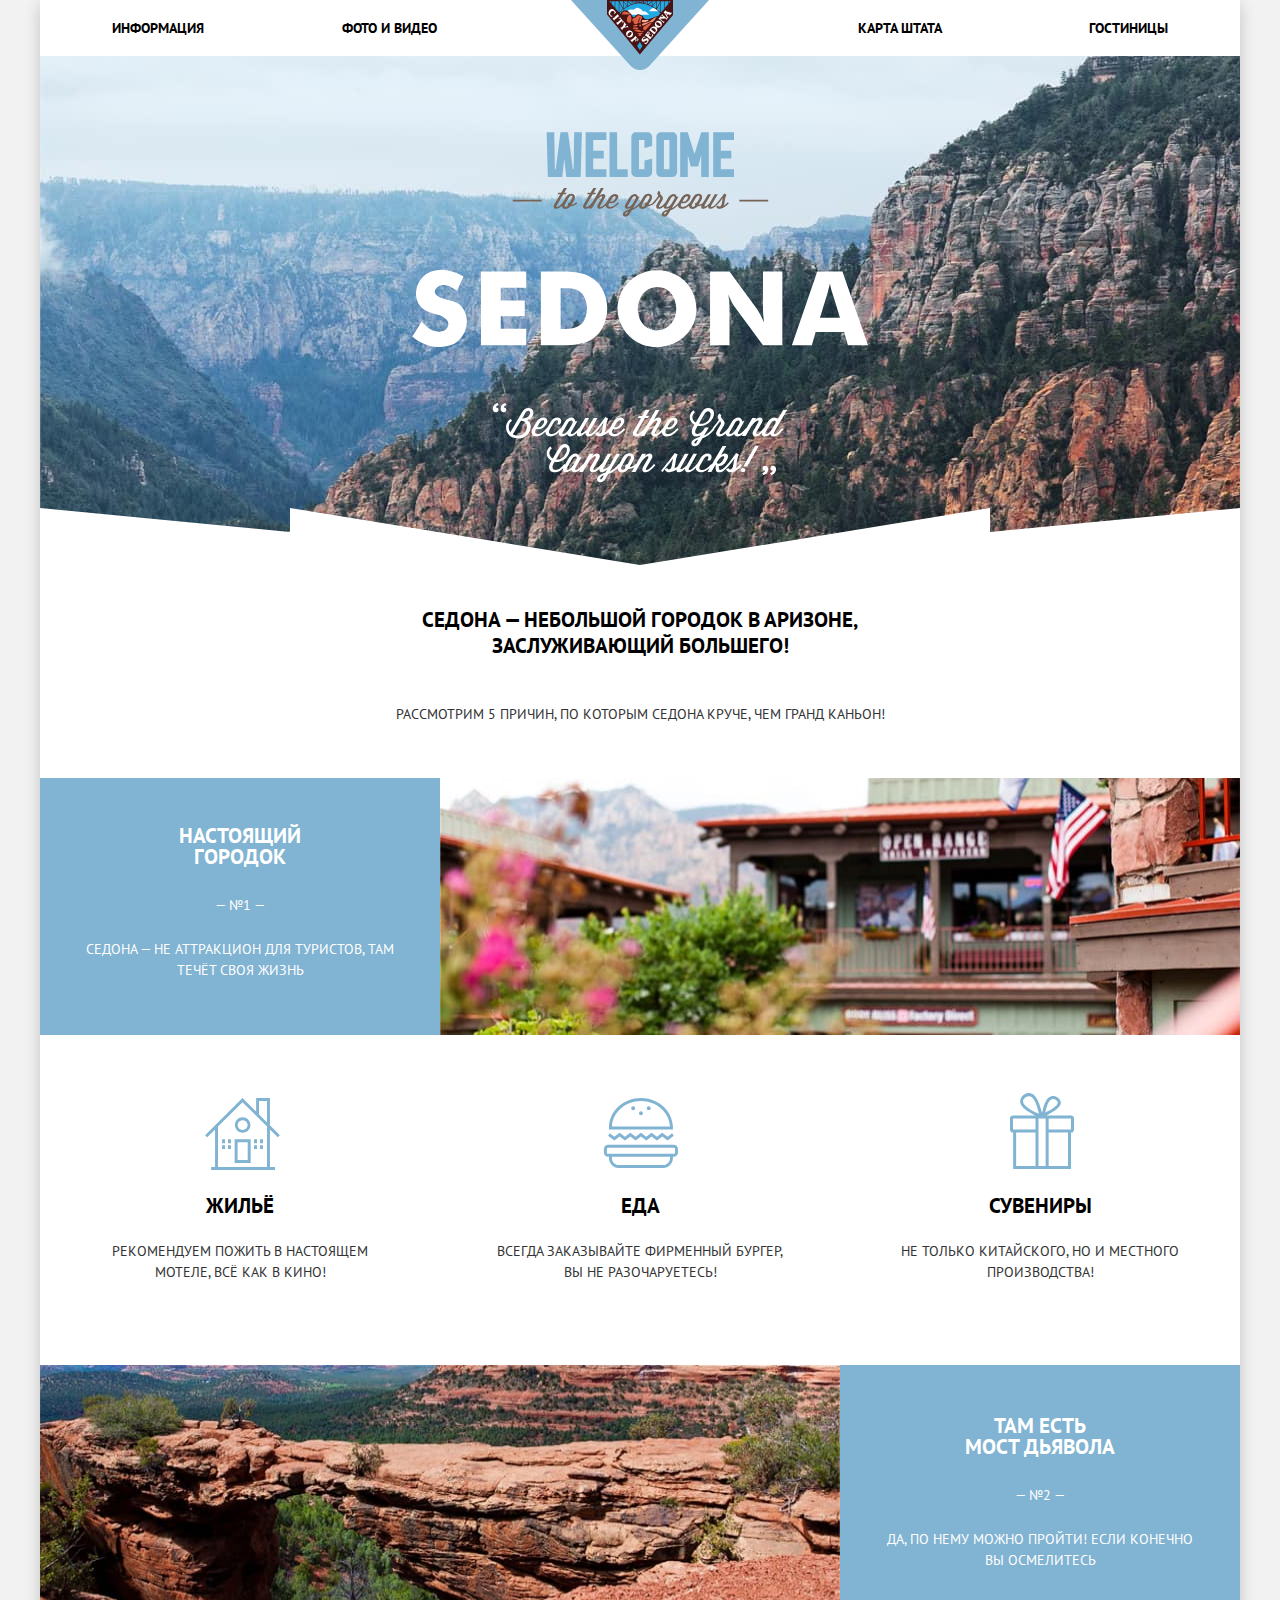
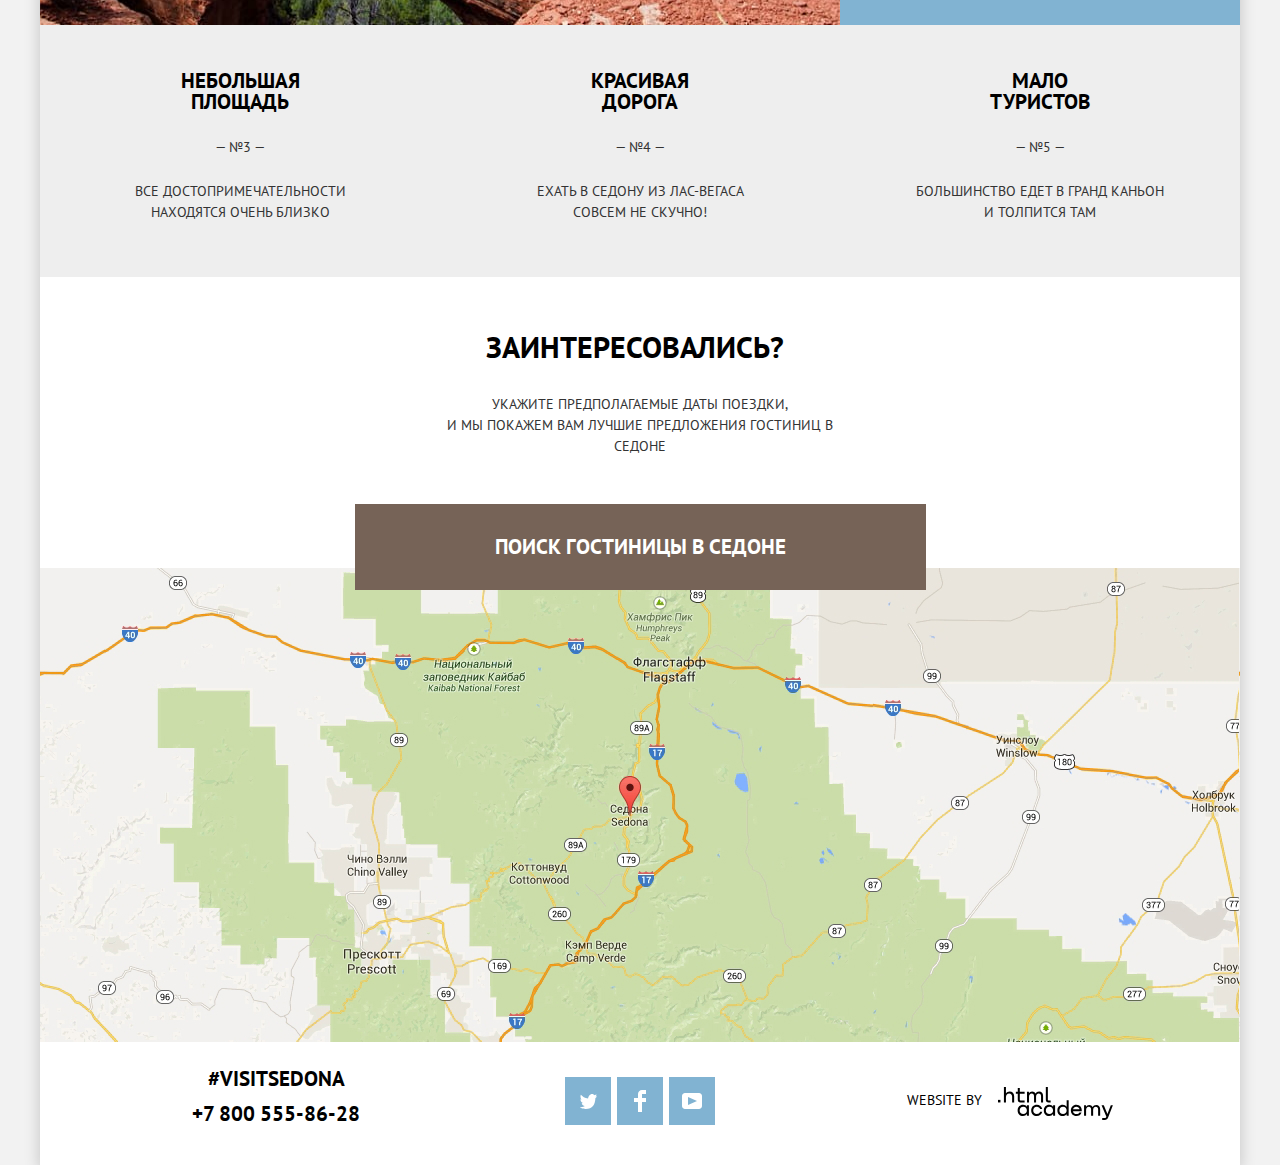
<file: index.html>
<!DOCTYPE html>
<html class="page" lang="ru">
  <head>
    <meta charset="utf-8">
    <title>HTML Academy: Седона</title>
    <link rel="icon" href="favicon.ico">
    <link rel="icon" href="img/favicons/icon.svg" type="image/svg+xml">
    <link rel="apple-touch-icon" href="img/favicons/180.png">
    <link rel="manifest" href="manifest.webmanifest">
    <link href="css/normalize.css" rel="stylesheet">
    <link href="css/style.min.css" rel="stylesheet">
  </head>

  <body class="page-body">

    <header class="main-header">
      <nav class="main-navigation">
        <a href="#" class="main-header-logo">
          <img src="img/logo.svg" width="138" height="70" alt="Логотип города Седона">
        </a>
        <ul class="site-navigation">
          <li><a href="blank.html">Информация</a></li>
          <li><a href="blank.html">Фото и видео</a></li>
          <li><a href="blank.html">Карта штата</a></li>
          <li><a href="catalog.html">Гостиницы</a></li>
        </ul>
      </nav>
    </header>

    <main class="container">

      <h1 class="hidden">Туризм в городе Седона</h1>

      <section class="welcome">
        <h2 class="hidden">Приветствие</h2>
        <img src="img/welcome_inscription.svg" width="457" height="351" alt="Welcome to the gaurgeous Sedona. Because the Grand Canyon sucks!">
      </section>
      
      <section class="town">
        <h2>Седона &mdash; небольшой городок в Аризоне, заслуживающий большего!</h2>
        <p>Рассмотрим 5 причин, по которым Седона круче, чем Гранд Каньон!</p>
      </section>

      <section class="features">
        <h2 class="hidden">Преимущества Седоны</h2>
        <div class="feature-first">
          <div class="feature-item-blue">
            <h3>Настоящий<br>городок</h3>
            <p class="feature-item-blue-number">&mdash; №1 &mdash;</p>
            <p class="feature-item-blue-text">Седона &mdash; не аттракцион для туристов, там течёт своя жизнь</p>
        </div>
          <img src="img/photo_of_sedona.jpg" width="800" height="256" alt="Фото города">
        </div>

        <ul class="advantages-list">
          <li class="advantage-item">
            <h3>Жильё</h3>
            <p>Рекомендуем пожить в настоящем мотеле, всё как в кино!</p>
          </li>
          <li class="advantage-item">
            <h3>Еда</h3>
            <p>Всегда заказывайте фирменный бургер, вы не разочаруетесь!</p>            
          </li>
          <li class="advantage-item">
            <h3>Сувениры</h3>
            <p>Не только китайского, но и местного производства!</p>            
          </li>
        </ul>

        <div class="feature-second">
          <img src="img/bridge_of_devil.jpg" width="800" height="256" alt="Фото моста дьявола">
          <div class="feature-item-blue">
            <h3>Там есть <br>мост дьявола</h3>
            <p class="feature-item-blue-number">&mdash; №2 &mdash;</p>
            <p class="feature-item-blue-text">Да, по нему можно пройти! Если конечно вы осмелитесь</p>
          </div>
        </div>

        <ul class="features-list">                
          <li class="feature-item">
            <h3>Небольшая площадь</h3>
            <p>&mdash; №3 &mdash;</p>
            <p class="feature-item-text">Все достопримечательности находятся очень близко</p>
          </li>

          <li class="feature-item">
            <h3>Красивая дорога</h3>
            <p>&mdash; №4 &mdash;</p>
            <p class="feature-item-text">Ехать в Седону из Лас-Вегаса совсем не скучно!</p>
          </li>

          <li class="feature-item">
            <h3>Мало <br>туристов</h3>
            <p>&mdash; №5 &mdash;</p>
            <p class="feature-item-text-less">Большинство едет в Гранд Каньон и толпится там</p>
          </li>
        </ul>
      </section>

      <section class="hotel-search">
        <h2 class="hidden">Поиск гостиницы в Седоне</h2>
        <p class="hotel-search-question">Заинтересовались?</p>
        <p class="hotel-search-text">Укажите предполагаемые даты поездки,<br>и мы покажем вам лучшие предложения гостиниц в Cедоне</p>
        <button type="button" class="hotel-search-button">Поиск гостиницы в Седоне</button>

        <form class="popup hotel-popup popup-shown" method="POST" action="https://echo.htmlacademy.ru">
          <div class="hotel-search-item">
            <label for="arrival-date">Дата заезда:</label>
            <div class="date-wrapper">
              <input class="arrival-date" id="arrival-date" type="text" name="date" placeholder="24 апреля 2017">
              <button type="button" class="booking-date-button"></button>
            </div>
          </div>
          
          <div class="hotel-search-item">
            <label for="departure-date">Дата выезда:</label>
            <div class="date-wrapper">
              <input class="departure-date" id="departure-date" type="text" name="date" placeholder="4 июля 2017">
              <button type="button" class="booking-date-button"></button>
            </div>
          </div>

          <div class="hotel-search-guests">
            
            <div class="guests-wrapper">
              <label for="adult-guests" class="adults">Взрослые:</label>
              <button type="button" name="guests-minus" class="guests-minus-button"></button>
              <input class="adult-guests" id="adult-guests" type="text" name="guests" placeholder="2">
              <button type="button" name="guests-plus" class="guests-plus-button"></button> 
            </div>

            <div class="guests-wrapper">
              <label for="children-guests" class="kids">Дети:</label>
              <button type="button" name="guests-minus" class="guests-minus-button"></button>
              <input class="children-guests" id="children-guests" type="text" name="guests" placeholder="0">
              <button type="button" name="guests-plus" class="guests-plus-button"></button>
            </div>
          </div>
          <button type="submit" class="find-button">Найти</button>
        </form>

      </section>
      <section class="map">
        <h2 class="hidden">Карта</h2>
        <iframe src="https://www.google.com/maps/embed?pb=!1m18!1m12!1m3!1d52385.1356577522!2d-111.83015785352357!3d34.85444381526777!2m3!1f0!2f0!3f0!3m2!1i1024!2i768!4f13.1!3m3!1m2!1s0x872da132f942b00d%3A0x5548c523fa6c8efd!2z0KHQtdC00L7QvdCwLCDQkNGA0LjQt9C-0L3QsCA4NjMzNiwg0KHQqNCQ!5e0!3m2!1sru!2sru!4v1624717608054!5m2!1sru!2sru" width="1199" height="594" style="border:0;" allowfullscreen="" loading="lazy"></iframe>
      </section>
    </main>

    <footer class="main-footer">
      <section class="footer-contacts">
        <h2 class="hidden">Контакты</h2>
        <p>#Visitsedona</p>
        <a class="footer-phone" href="tel:+78005558628">+7 800 555-86-28</a>
      </section>

      <section class="footer-social">
        <h2 class="hidden">Мы в соцсетях</h2>
        <ul>
          <li>
            <a class="social-button" href="#"><span class="hidden">Twitter</span><img src="img/icon_twitter.svg" width="17" height="17" alt="Мы в Twitter"></a>
          </li>
          <li>
            <a class="social-button" href="#"><span class="hidden">Facebook</span><img src="img/icon_fb.svg" width="12" height="22" alt="Мы в Facebook"></a>
          </li>
          <li>
            <a class="social-button" href="#"><span class="hidden">Youtube</span><img src="img/icon_youtube.svg" width="20" height="16" alt="Мы на Youtube"></a>
          </li>
        </ul>
      </section>

      <section class="footer-copyright">
        <h2 class="hidden">Авторские права</h2>
        <p class="footer-copyright-text">Website by</p>
        <a href="https://htmlacademy.ru/intensive/htmlcss">
          <svg class="footer-logo" aria-hidden="true" width="115" height="33" viewBox="0 0 115 33" fill="none" xmlns="http://www.w3.org/2000/svg">
            <path d="M0 12.8691V15.4429H2.45789V12.8691H0Z"/>
            <path d="M11.6466 4.52562C10.0863 4.52562 8.82534 5.23341 8.03454 6.26294H7.94905V0H5.91864V15.4429H7.94905V10.1451C7.94905 8.02172 9.27418 6.49888 11.2191 6.49888C13.0572 6.49888 14.1258 7.87158 14.1258 9.71614V15.4429H16.1563V9.35153C16.1563 6.41308 14.3396 4.52562 11.6466 4.52562Z"/>
            <path d="M26.6171 4.82696H21.8082V1.07349H19.7778V4.82696H17.8542V6.80022H19.7778V12.7843C19.7778 14.5002 20.7396 15.4439 22.4708 15.4439H26.6171V13.4492H22.8769C22.193 13.4492 21.8082 13.0632 21.8082 12.3983V6.80022H26.6171V4.82696Z"/>
            <path d="M41.1215 4.54712C39.497 4.54712 38.2576 5.34071 37.5736 6.60618H37.5095C36.8897 5.36217 35.7356 4.54712 34.154 4.54712C32.7434 4.54712 31.6746 5.29781 31.0336 6.3488H30.948V4.82596H29.0031V15.4429H31.0336V9.99504C31.0336 8.00032 32.0806 6.54184 33.6624 6.49894C35.1584 6.45604 36.0347 7.52847 36.0347 9.13708V15.4429H38.0652V9.82343C38.0652 7.44266 39.4758 6.49894 40.6941 6.49894C42.1688 6.49894 43.0452 7.52847 43.0452 9.13708V15.4429H45.0754V8.92261C45.0754 6.3488 43.6221 4.54712 41.1215 4.54712Z"/>
            <path d="M47.8271 12.6975C47.8271 14.4348 48.8103 15.4429 50.6269 15.4429H52.6359V13.4696H50.9261C50.2422 13.4696 49.8574 13.0835 49.8574 12.4186V0H47.8271V12.6975Z"/>
            <path d="M28.9048 19.6888H28.8192C28.027 18.6227 26.7425 17.8764 25.0295 17.8551C21.882 17.8124 19.6338 20.1365 19.6338 23.4202C19.6338 26.7252 21.9248 29.0494 25.008 29.0068C26.7637 28.9853 28.027 28.1965 28.8192 27.0663H28.9048V28.7081H30.9177V18.1536H28.9048V19.6888ZM25.3077 27.0451C23.081 27.0451 21.6679 25.4245 21.6679 23.4202C21.6679 21.4159 23.081 19.7954 25.3077 19.7954C27.4703 19.7954 28.8836 21.4159 28.8836 23.4202C28.8836 25.4033 27.4703 27.0451 25.3077 27.0451Z"/>
            <path d="M44.2095 21.9915C43.717 19.6034 41.5973 17.855 38.8139 17.855C35.4524 17.855 33.2042 20.307 33.2042 23.4201C33.2042 26.5331 35.4524 29.0067 38.8139 29.0067C41.5973 29.0067 43.717 27.2155 44.2095 24.8061H42.0898C41.6617 26.1494 40.3984 27.0662 38.8354 27.0662C36.6513 27.0662 35.2381 25.4244 35.2381 23.4201C35.2381 21.4158 36.6513 19.7953 38.8354 19.7953C40.4625 19.7953 41.6617 20.7548 42.0898 21.9915H44.2095Z"/>
            <path d="M55.0836 19.6888H54.998C54.2058 18.6227 52.921 17.8764 51.2081 17.8551C48.0607 17.8124 45.8125 20.1365 45.8125 23.4202C45.8125 26.7252 48.1036 29.0494 51.1866 29.0068C52.9425 28.9853 54.2058 28.1965 54.998 27.0663H55.0836V28.7081H57.0962V18.1536H55.0836V19.6888ZM51.4866 27.0451C49.2596 27.0451 47.8466 25.4245 47.8466 23.4202C47.8466 21.4159 49.2596 19.7954 51.4866 19.7954C53.6491 19.7954 55.0622 21.4159 55.0622 23.4202C55.0622 25.4033 53.6491 27.0451 51.4866 27.0451Z"/>
            <path d="M68.6538 19.7953H68.5682C67.776 18.6652 66.4483 17.8763 64.7568 17.855C61.6738 17.8123 59.3827 20.1365 59.3827 23.4415C59.3827 26.7251 61.6309 29.0493 64.7783 29.0067C66.4483 28.9853 67.776 28.239 68.5468 27.1729H68.6538V28.708H70.6665V13.356H68.6538V19.7953ZM65.0568 27.0662C62.8298 27.0662 61.4168 25.4458 61.4168 23.4415C61.4168 21.4372 62.8298 19.8166 65.0568 19.8166C67.2193 19.8166 68.6324 21.4585 68.6324 23.4415C68.6324 25.4458 67.2193 27.0662 65.0568 27.0662Z"/>
            <path d="M78.3297 17.855C75.0752 17.855 72.8483 20.3497 72.8483 23.4414C72.8483 26.4479 74.9467 29.0067 78.3724 29.0067C80.8561 29.0067 82.8475 27.6633 83.5541 25.4244H81.4342C80.9634 26.4267 79.8286 27.0662 78.4582 27.0662C76.5312 27.0662 75.1608 25.7869 75.0108 24.1451H83.7682C84.0464 20.6269 81.8412 17.855 78.3297 17.855ZM78.2868 19.7953C79.9783 19.7953 81.2416 20.8401 81.5627 22.354H75.0538C75.3534 20.8614 76.6168 19.7953 78.2868 19.7953Z"/>
            <path d="M98.1985 17.8762C96.5713 17.8762 95.3295 18.6651 94.6443 19.9232H94.5799C93.9591 18.6865 92.8029 17.8762 91.2184 17.8762C89.8054 17.8762 88.7347 18.6225 88.0924 19.6673H88.0068V18.1534H86.0583V28.7079H88.0924V23.2921C88.0924 21.3091 89.1417 19.8592 90.7261 19.8165C92.2247 19.7739 93.1028 20.84 93.1028 22.4392V28.7079H95.1368V23.1215C95.1368 20.7547 96.5499 19.8165 97.7703 19.8165C99.2477 19.8165 100.125 20.84 100.125 22.4392V28.7079H102.16V22.226C102.16 19.6673 100.704 17.8762 98.1985 17.8762Z"/>
            <path d="M109.441 27.0237L105.801 18.1536H103.553L108.392 29.7104L108.371 29.753C108.028 30.6272 107.643 30.947 106.701 30.947H104.196V32.9726H106.701C108.542 32.9726 109.527 32.1411 110.212 30.3499L114.88 18.1536H112.803L109.441 27.0237Z"/>
          </svg>
        </a>
      </section>

    </footer>
    <script src="js/popup.min.js"></script>
  </body>
</html>
</file>
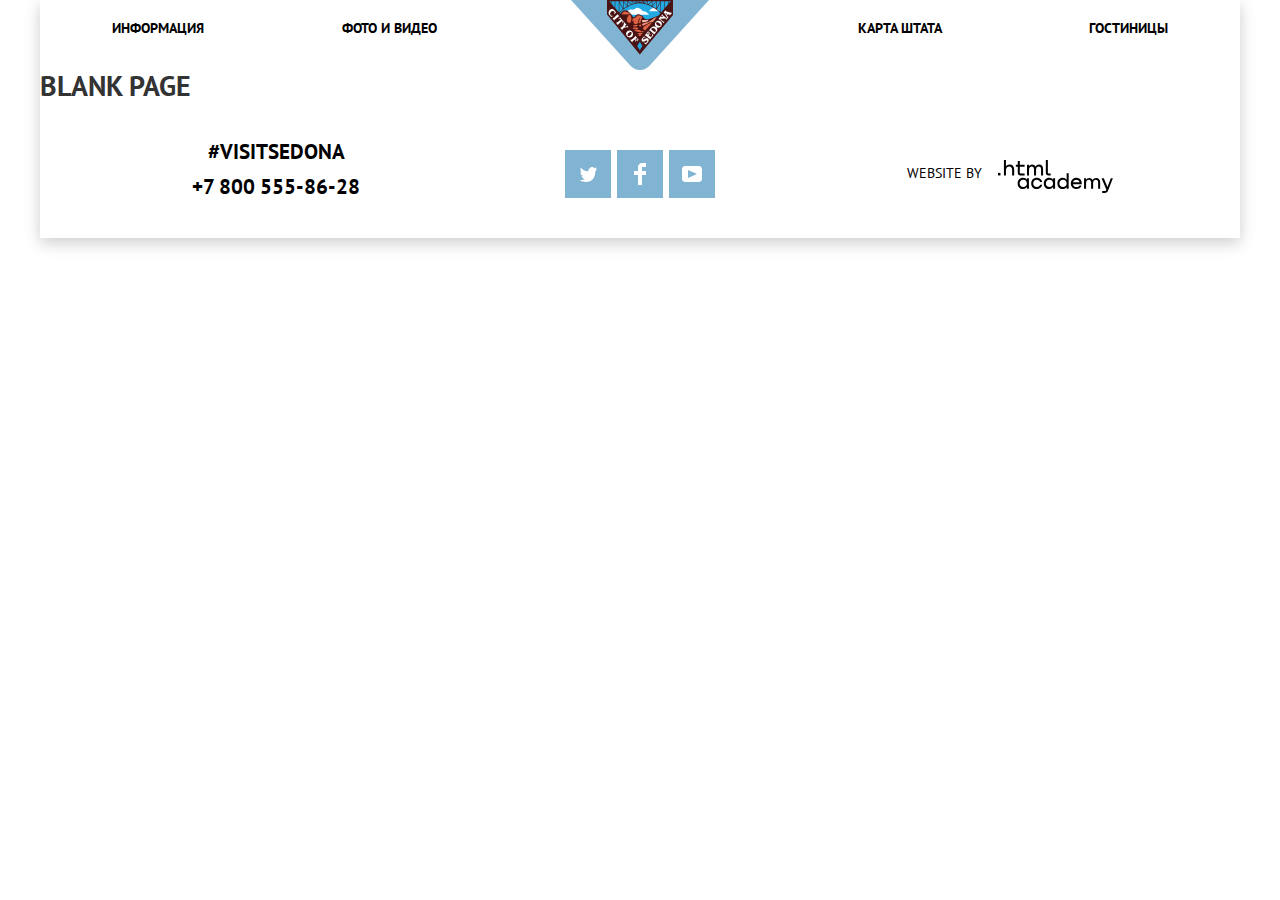
<file: blank.html>
<!DOCTYPE html>
<html lang="ru">
  <head>
    <meta charset="utf-8">
    <title>HTML Academy: Седона</title>
    <link rel="icon" href="favicon.ico">
    <link rel="icon" href="img/favicons/icon.svg" type="image/svg+xml">
    <link rel="apple-touch-icon" href="img/favicons/180.png">
    <link rel="manifest" href="manifest.webmanifest">
    <link href="css/normalize.css" rel="stylesheet">
    <link href="css/style.min.css" rel="stylesheet">
  </head>

  <body class="page-body">

    <header class="main-header">
      <nav class="main-navigation">
        <a class="main-header-logo" href="index.html">
          <img src="img/logo.svg" width="138" height="70" alt="Логотип города Седона">
        </a>
        <ul class="site-navigation">
          <li><a href="blank.html">Информация</a></li>
          <li><a href="blank.html">Фото и видео</a></li>
          <li><a href="blank.html">Карта штата</a></li>
          <li><a href="catalog.html">Гостиницы</a></li>
        </ul>
      </nav>
    </header>

    <main>
      <h1>Blank page</h1>
    </main>
    
    <footer class="main-footer">
      <section class="footer-contacts">
        <h2 class="hidden">Контакты</h2>
        <p>#Visitsedona</p>
        <a class="footer-phone" href="tel:+78005558628">+7 800 555-86-28</a>
      </section>

      <section class="footer-social">
        <h2 class="hidden">Мы в соцсетях</h2>
        <ul>
          <li>
            <a class="social-button" href="#"><span class="hidden">Twitter</span><img src="img/icon_twitter.svg" width="17" height="17" alt="Мы в Twitter"></a>
          </li>
          <li>
            <a class="social-button" href="#"><span class="hidden">Facebook</span><img src="img/icon_fb.svg" width="12" height="22" alt="Мы в Facebook"></a>
          </li>
          <li>
            <a class="social-button" href="#"><span class="hidden">Youtube</span><img src="img/icon_youtube.svg" width="20" height="16" alt="Мы на Youtube"></a>
          </li>
        </ul>
      </section>

      <section class="footer-copyright">
        <h2 class="hidden">Авторские права</h2>
        <p class="footer-copyright-text">Website by</p>
        <a href="https://htmlacademy.ru/intensive/htmlcss">
          <svg class="footer-logo" aria-hidden="true" width="115" height="33" viewBox="0 0 115 33" fill="none" xmlns="http://www.w3.org/2000/svg">
            <path d="M0 12.8691V15.4429H2.45789V12.8691H0Z"/>
            <path d="M11.6466 4.52562C10.0863 4.52562 8.82534 5.23341 8.03454 6.26294H7.94905V0H5.91864V15.4429H7.94905V10.1451C7.94905 8.02172 9.27418 6.49888 11.2191 6.49888C13.0572 6.49888 14.1258 7.87158 14.1258 9.71614V15.4429H16.1563V9.35153C16.1563 6.41308 14.3396 4.52562 11.6466 4.52562Z"/>
            <path d="M26.6171 4.82696H21.8082V1.07349H19.7778V4.82696H17.8542V6.80022H19.7778V12.7843C19.7778 14.5002 20.7396 15.4439 22.4708 15.4439H26.6171V13.4492H22.8769C22.193 13.4492 21.8082 13.0632 21.8082 12.3983V6.80022H26.6171V4.82696Z"/>
            <path d="M41.1215 4.54712C39.497 4.54712 38.2576 5.34071 37.5736 6.60618H37.5095C36.8897 5.36217 35.7356 4.54712 34.154 4.54712C32.7434 4.54712 31.6746 5.29781 31.0336 6.3488H30.948V4.82596H29.0031V15.4429H31.0336V9.99504C31.0336 8.00032 32.0806 6.54184 33.6624 6.49894C35.1584 6.45604 36.0347 7.52847 36.0347 9.13708V15.4429H38.0652V9.82343C38.0652 7.44266 39.4758 6.49894 40.6941 6.49894C42.1688 6.49894 43.0452 7.52847 43.0452 9.13708V15.4429H45.0754V8.92261C45.0754 6.3488 43.6221 4.54712 41.1215 4.54712Z"/>
            <path d="M47.8271 12.6975C47.8271 14.4348 48.8103 15.4429 50.6269 15.4429H52.6359V13.4696H50.9261C50.2422 13.4696 49.8574 13.0835 49.8574 12.4186V0H47.8271V12.6975Z"/>
            <path d="M28.9048 19.6888H28.8192C28.027 18.6227 26.7425 17.8764 25.0295 17.8551C21.882 17.8124 19.6338 20.1365 19.6338 23.4202C19.6338 26.7252 21.9248 29.0494 25.008 29.0068C26.7637 28.9853 28.027 28.1965 28.8192 27.0663H28.9048V28.7081H30.9177V18.1536H28.9048V19.6888ZM25.3077 27.0451C23.081 27.0451 21.6679 25.4245 21.6679 23.4202C21.6679 21.4159 23.081 19.7954 25.3077 19.7954C27.4703 19.7954 28.8836 21.4159 28.8836 23.4202C28.8836 25.4033 27.4703 27.0451 25.3077 27.0451Z"/>
            <path d="M44.2095 21.9915C43.717 19.6034 41.5973 17.855 38.8139 17.855C35.4524 17.855 33.2042 20.307 33.2042 23.4201C33.2042 26.5331 35.4524 29.0067 38.8139 29.0067C41.5973 29.0067 43.717 27.2155 44.2095 24.8061H42.0898C41.6617 26.1494 40.3984 27.0662 38.8354 27.0662C36.6513 27.0662 35.2381 25.4244 35.2381 23.4201C35.2381 21.4158 36.6513 19.7953 38.8354 19.7953C40.4625 19.7953 41.6617 20.7548 42.0898 21.9915H44.2095Z"/>
            <path d="M55.0836 19.6888H54.998C54.2058 18.6227 52.921 17.8764 51.2081 17.8551C48.0607 17.8124 45.8125 20.1365 45.8125 23.4202C45.8125 26.7252 48.1036 29.0494 51.1866 29.0068C52.9425 28.9853 54.2058 28.1965 54.998 27.0663H55.0836V28.7081H57.0962V18.1536H55.0836V19.6888ZM51.4866 27.0451C49.2596 27.0451 47.8466 25.4245 47.8466 23.4202C47.8466 21.4159 49.2596 19.7954 51.4866 19.7954C53.6491 19.7954 55.0622 21.4159 55.0622 23.4202C55.0622 25.4033 53.6491 27.0451 51.4866 27.0451Z"/>
            <path d="M68.6538 19.7953H68.5682C67.776 18.6652 66.4483 17.8763 64.7568 17.855C61.6738 17.8123 59.3827 20.1365 59.3827 23.4415C59.3827 26.7251 61.6309 29.0493 64.7783 29.0067C66.4483 28.9853 67.776 28.239 68.5468 27.1729H68.6538V28.708H70.6665V13.356H68.6538V19.7953ZM65.0568 27.0662C62.8298 27.0662 61.4168 25.4458 61.4168 23.4415C61.4168 21.4372 62.8298 19.8166 65.0568 19.8166C67.2193 19.8166 68.6324 21.4585 68.6324 23.4415C68.6324 25.4458 67.2193 27.0662 65.0568 27.0662Z"/>
            <path d="M78.3297 17.855C75.0752 17.855 72.8483 20.3497 72.8483 23.4414C72.8483 26.4479 74.9467 29.0067 78.3724 29.0067C80.8561 29.0067 82.8475 27.6633 83.5541 25.4244H81.4342C80.9634 26.4267 79.8286 27.0662 78.4582 27.0662C76.5312 27.0662 75.1608 25.7869 75.0108 24.1451H83.7682C84.0464 20.6269 81.8412 17.855 78.3297 17.855ZM78.2868 19.7953C79.9783 19.7953 81.2416 20.8401 81.5627 22.354H75.0538C75.3534 20.8614 76.6168 19.7953 78.2868 19.7953Z"/>
            <path d="M98.1985 17.8762C96.5713 17.8762 95.3295 18.6651 94.6443 19.9232H94.5799C93.9591 18.6865 92.8029 17.8762 91.2184 17.8762C89.8054 17.8762 88.7347 18.6225 88.0924 19.6673H88.0068V18.1534H86.0583V28.7079H88.0924V23.2921C88.0924 21.3091 89.1417 19.8592 90.7261 19.8165C92.2247 19.7739 93.1028 20.84 93.1028 22.4392V28.7079H95.1368V23.1215C95.1368 20.7547 96.5499 19.8165 97.7703 19.8165C99.2477 19.8165 100.125 20.84 100.125 22.4392V28.7079H102.16V22.226C102.16 19.6673 100.704 17.8762 98.1985 17.8762Z"/>
            <path d="M109.441 27.0237L105.801 18.1536H103.553L108.392 29.7104L108.371 29.753C108.028 30.6272 107.643 30.947 106.701 30.947H104.196V32.9726H106.701C108.542 32.9726 109.527 32.1411 110.212 30.3499L114.88 18.1536H112.803L109.441 27.0237Z"/>
          </svg>
        </a>
      </section>

    </footer>
  </body>
</html>
</file>
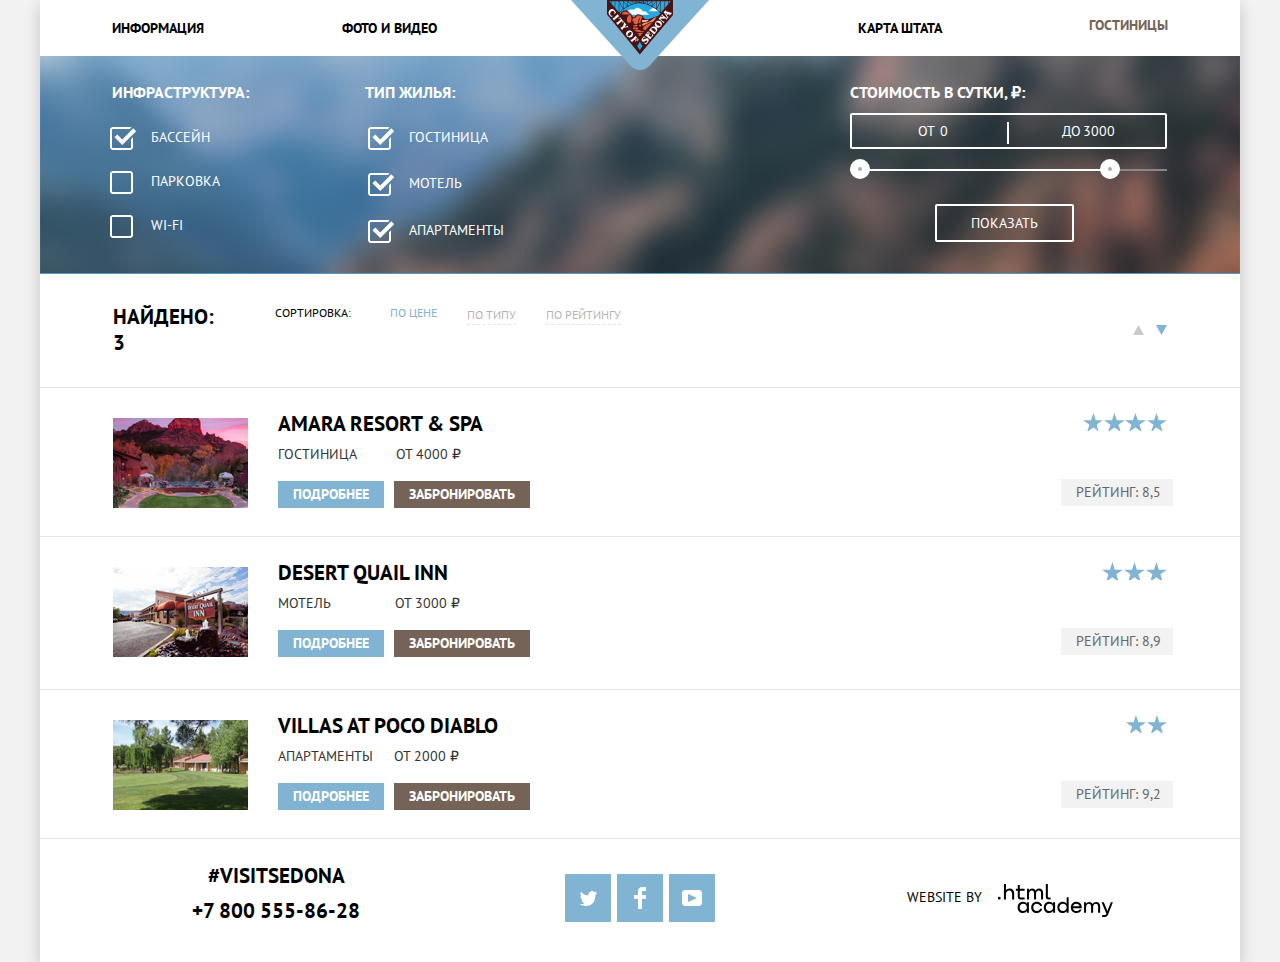
<file: catalog.html>
<!DOCTYPE html>
<html class="page" lang="ru">
  <head>
    <meta charset="utf-8">
    <title>HTML Academy: Седона</title>
    <link rel="icon" href="favicon.ico">
    <link rel="icon" href="img/favicons/icon.svg" type="image/svg+xml">
    <link rel="apple-touch-icon" href="img/favicons/180.png">
    <link rel="manifest" href="manifest.webmanifest">
    <link href="css/normalize.css" rel="stylesheet">
    <link href="css/style.min.css" rel="stylesheet">
  </head>

  <body class="page-body">

    <header class="main-header">
      <nav class="main-navigation">
        <a class="main-header-logo" href="index.html">
          <img src="img/logo.svg" width="138" height="70" alt="Логотип города Седона">
        </a>
        <ul class="site-navigation">
          <li><a href="blank.html">Информация</a></li>
          <li><a href="blank.html">Фото и видео</a></li>
          <li><a href="blank.html">Карта штата</a></li>
          <li class="chosen">Гостиницы</li>
        </ul>
      </nav>
    </header>

    <main class="container">
      <h1 class="hidden">Поиск гостиницы</h1>
      <section class="filters">
        <h2 class="hidden">Фильтр гостиниц</h2>
        <form class="filter" method="get" action="https://echo.htmlacademy.ru" target="_blank">
          <fieldset class="infrastructure">
            <legend>Инфраструктура:</legend>
            <ul>
              <li class="filter-option filter-checkbox">
                <input class="visually-hidden filter-input-checkbox filter-input" type="checkbox" name="swimming-pool" id="filter-swimming-pool" checked>
                <label for="filter-swimming-pool">Бассейн</label>
              </li>
              <li class="filter-option filter-checkbox">
                <input class="visually-hidden filter-input-checkbox filter-input" type="checkbox" name="parking-lot" id="filter-parking-lot">
                <label for="filter-parking-lot">Парковка</label>
              </li>
              <li class="filter-option filter-checkbox">
                <input class="visually-hidden filter-input-checkbox filter-input" type="checkbox" name="wi-fi" id="filter-wi-fi">
                <label for="filter-wi-fi">Wi-Fi</label>
              </li>
            </ul>
          </fieldset>
          <fieldset class="hotel-type">
            <legend>Тип жилья:</legend>
            <ul>
              <li class="filter-option filter-checkbox">
                <input class="visually-hidden filter-input-checkbox filter-input" type="checkbox" name="hotel" id="filter-hotel" checked>
                <label for="filter-hotel">Гостиница</label>
              </li>
              <li class="filter-option filter-checkbox">
                <input class="visually-hidden filter-input-checkbox filter-input" type="checkbox" name="motel" id="filter-motel" checked>
                <label for="filter-motel">Мотель</label>
              </li>
              <li class="filter-option filter-checkbox">
                <input class="visually-hidden filter-input-checkbox filter-input" type="checkbox" name="apartments" id="filter-apartments" checked>
                <label for="filter-apartments">Апартаменты</label>
              </li>
            </ul>
          </fieldset>
          <fieldset class="price">
            <legend>Стоимость в сутки, <span>&#8381;</span>:</legend>
            <div class="price-per-day">
              <label class="min-price">
                 от<input type="text" name="min-price" value="0">
              </label>
              <label class="max-price">
                до<input type="text" name="max-price" value="3000">
              </label>
            </div>
            <div class="filter-input-range">
              <div class="scale">
                <div class="bar"></div>
              </div>
              <div class="toggle toggle-min" tabindex="0"></div>
              <div class="toggle toggle-max" tabindex="0"></div>
            </div>
            <button type="submit" class="filter-button button">Показать</button>
          </fieldset>
        </form>
      </section>
      
      <section class="search-results">
        <h2 class="hidden">Результаты поиска</h2>
        <div class="sorting-container">
          <span>Найдено: 3</span>
          <p class="sorting-results">Сортировка:</p>
          <ul class="sorting">
            <li class="sorting-chosen">По цене</li>
            <li><a href="#">По типу</a></li>
            <li><a href="#">По рейтингу</a></li>
          </ul>
          <div class="sorting-triangles">
            <a href="#"><svg class="sorting-triangle" width="11" height="10" viewBox="0 0 11 10" fill="none" xmlns="http://www.w3.org/2000/svg">
              <path d="M5.5 0L0 10H11L5.5 0Z"/>
            </svg></a>
            <p><svg class="sorting-triangle-chosen" width="11" height="10" viewBox="0 0 11 10" fill="none" xmlns="http://www.w3.org/2000/svg">
              <path d="M5.5 10L0 0H11"/>
            </svg></p>
          </div>  
        </div>
        <ul class="results">
          <li>
            <img src="img/amara_resort_hotel.jpg" width="135" height="90" alt="Вид на гостиниу Amara Resort & Spa">
            <div class="results-info">
              <h3><a href="#">Amara Resort & Spa</a></h3>
              <p>гостиница</p>
              <p>от 4000 &#8381;</p>
              <div class="results-buttons">
                <button type="button" class="more-info-button button" aria-label="Посмотреть информацию о гостинице">Подробнее</button>
                <button type="button" class="booking-button button" aria-label="Посмотреть доступные даты и номера">Забронировать</button>
              </div>
            </div>
            <div class="results-rating">
              <p class="four-stars"></p>
              <p class="result-rating">Рейтинг: 8,5</p>
            </div>
          </li>
          <li>
            <img src="img/desert_quail_inn.jpg" width="135" height="90" alt="Фотография мотеля Desert Quail Inn">
            <div class="results-info">
              <h3><a href="#">Desert Quail Inn</a></h3>
              <p>мотель</p>
              <p>от 3000 &#8381;</p>
              <div class="results-buttons">
                <button type="button" class="more-info-button button" aria-label="Посмотреть информацию о гостинице">Подробнее</button>
                <button type="button" class="booking-button button" aria-label="Посмотреть доступные даты и номера">Забронировать</button>
              </div>
            </div>
            <div class="results-rating">
              <p class="three-stars"></p>
              <p class="result-rating">Рейтинг: 8,9</p>
            </div>
          </li>
          <li>
            <img src="img/villas_at_poco_diablo.jpg" width="135" height="90" alt="Фотография аппартаментов Villas at Poco Diablo">
            <div class="results-info">
              <h3><a href="#">Villas at Poco Diablo</a></h3>
              <p>апартаменты</p>
              <p>от 2000 &#8381;</p>
              <div class="results-buttons">
                <button type="button" class="more-info-button button" aria-label="Посмотреть информацию о гостинице">Подробнее</button>
                <button type="button" class="booking-button button" aria-label="Посмотреть доступные даты и номера">Забронировать</button>
              </div>
            </div>
            <div class="results-rating">
              <p class="two-stars"></p>
              <p class="result-rating">Рейтинг: 9,2</p>
            </div>
          </li>
        </ul>
      </section>
    </main>

    <footer class="main-footer">
      <section class="footer-contacts">
        <h2 class="hidden">Контакты</h2>
        <p>#Visitsedona</p>
        <a class="footer-phone" href="tel:+78005558628">+7 800 555-86-28</a>
      </section>

      <section class="footer-social">
        <h2 class="hidden">Мы в соцсетях</h2>
        <ul>
          <li>
            <a class="social-button" href="#"><span class="hidden">Twitter</span><img src="img/icon_twitter.svg" width="17" height="17" alt="Мы в Twitter"></a>
          </li>
          <li>
            <a class="social-button" href="#"><span class="hidden">Facebook</span><img src="img/icon_fb.svg" width="12" height="22" alt="Мы в Facebook"></a>
          </li>
          <li>
            <a class="social-button" href="#"><span class="hidden">Youtube</span><img src="img/icon_youtube.svg" width="20" height="16" alt="Мы на Youtube"></a>
          </li>
        </ul>
      </section>

      <section class="footer-copyright">
        <h2 class="hidden">Авторские права</h2>
        <p class="footer-copyright-text">Website by</p>
        <a href="https://htmlacademy.ru/intensive/htmlcss">
          <svg class="footer-logo" aria-hidden="true" width="115" height="33" viewBox="0 0 115 33" fill="none" xmlns="http://www.w3.org/2000/svg">
            <path d="M0 12.8691V15.4429H2.45789V12.8691H0Z"/>
            <path d="M11.6466 4.52562C10.0863 4.52562 8.82534 5.23341 8.03454 6.26294H7.94905V0H5.91864V15.4429H7.94905V10.1451C7.94905 8.02172 9.27418 6.49888 11.2191 6.49888C13.0572 6.49888 14.1258 7.87158 14.1258 9.71614V15.4429H16.1563V9.35153C16.1563 6.41308 14.3396 4.52562 11.6466 4.52562Z"/>
            <path d="M26.6171 4.82696H21.8082V1.07349H19.7778V4.82696H17.8542V6.80022H19.7778V12.7843C19.7778 14.5002 20.7396 15.4439 22.4708 15.4439H26.6171V13.4492H22.8769C22.193 13.4492 21.8082 13.0632 21.8082 12.3983V6.80022H26.6171V4.82696Z"/>
            <path d="M41.1215 4.54712C39.497 4.54712 38.2576 5.34071 37.5736 6.60618H37.5095C36.8897 5.36217 35.7356 4.54712 34.154 4.54712C32.7434 4.54712 31.6746 5.29781 31.0336 6.3488H30.948V4.82596H29.0031V15.4429H31.0336V9.99504C31.0336 8.00032 32.0806 6.54184 33.6624 6.49894C35.1584 6.45604 36.0347 7.52847 36.0347 9.13708V15.4429H38.0652V9.82343C38.0652 7.44266 39.4758 6.49894 40.6941 6.49894C42.1688 6.49894 43.0452 7.52847 43.0452 9.13708V15.4429H45.0754V8.92261C45.0754 6.3488 43.6221 4.54712 41.1215 4.54712Z"/>
            <path d="M47.8271 12.6975C47.8271 14.4348 48.8103 15.4429 50.6269 15.4429H52.6359V13.4696H50.9261C50.2422 13.4696 49.8574 13.0835 49.8574 12.4186V0H47.8271V12.6975Z"/>
            <path d="M28.9048 19.6888H28.8192C28.027 18.6227 26.7425 17.8764 25.0295 17.8551C21.882 17.8124 19.6338 20.1365 19.6338 23.4202C19.6338 26.7252 21.9248 29.0494 25.008 29.0068C26.7637 28.9853 28.027 28.1965 28.8192 27.0663H28.9048V28.7081H30.9177V18.1536H28.9048V19.6888ZM25.3077 27.0451C23.081 27.0451 21.6679 25.4245 21.6679 23.4202C21.6679 21.4159 23.081 19.7954 25.3077 19.7954C27.4703 19.7954 28.8836 21.4159 28.8836 23.4202C28.8836 25.4033 27.4703 27.0451 25.3077 27.0451Z"/>
            <path d="M44.2095 21.9915C43.717 19.6034 41.5973 17.855 38.8139 17.855C35.4524 17.855 33.2042 20.307 33.2042 23.4201C33.2042 26.5331 35.4524 29.0067 38.8139 29.0067C41.5973 29.0067 43.717 27.2155 44.2095 24.8061H42.0898C41.6617 26.1494 40.3984 27.0662 38.8354 27.0662C36.6513 27.0662 35.2381 25.4244 35.2381 23.4201C35.2381 21.4158 36.6513 19.7953 38.8354 19.7953C40.4625 19.7953 41.6617 20.7548 42.0898 21.9915H44.2095Z"/>
            <path d="M55.0836 19.6888H54.998C54.2058 18.6227 52.921 17.8764 51.2081 17.8551C48.0607 17.8124 45.8125 20.1365 45.8125 23.4202C45.8125 26.7252 48.1036 29.0494 51.1866 29.0068C52.9425 28.9853 54.2058 28.1965 54.998 27.0663H55.0836V28.7081H57.0962V18.1536H55.0836V19.6888ZM51.4866 27.0451C49.2596 27.0451 47.8466 25.4245 47.8466 23.4202C47.8466 21.4159 49.2596 19.7954 51.4866 19.7954C53.6491 19.7954 55.0622 21.4159 55.0622 23.4202C55.0622 25.4033 53.6491 27.0451 51.4866 27.0451Z"/>
            <path d="M68.6538 19.7953H68.5682C67.776 18.6652 66.4483 17.8763 64.7568 17.855C61.6738 17.8123 59.3827 20.1365 59.3827 23.4415C59.3827 26.7251 61.6309 29.0493 64.7783 29.0067C66.4483 28.9853 67.776 28.239 68.5468 27.1729H68.6538V28.708H70.6665V13.356H68.6538V19.7953ZM65.0568 27.0662C62.8298 27.0662 61.4168 25.4458 61.4168 23.4415C61.4168 21.4372 62.8298 19.8166 65.0568 19.8166C67.2193 19.8166 68.6324 21.4585 68.6324 23.4415C68.6324 25.4458 67.2193 27.0662 65.0568 27.0662Z"/>
            <path d="M78.3297 17.855C75.0752 17.855 72.8483 20.3497 72.8483 23.4414C72.8483 26.4479 74.9467 29.0067 78.3724 29.0067C80.8561 29.0067 82.8475 27.6633 83.5541 25.4244H81.4342C80.9634 26.4267 79.8286 27.0662 78.4582 27.0662C76.5312 27.0662 75.1608 25.7869 75.0108 24.1451H83.7682C84.0464 20.6269 81.8412 17.855 78.3297 17.855ZM78.2868 19.7953C79.9783 19.7953 81.2416 20.8401 81.5627 22.354H75.0538C75.3534 20.8614 76.6168 19.7953 78.2868 19.7953Z"/>
            <path d="M98.1985 17.8762C96.5713 17.8762 95.3295 18.6651 94.6443 19.9232H94.5799C93.9591 18.6865 92.8029 17.8762 91.2184 17.8762C89.8054 17.8762 88.7347 18.6225 88.0924 19.6673H88.0068V18.1534H86.0583V28.7079H88.0924V23.2921C88.0924 21.3091 89.1417 19.8592 90.7261 19.8165C92.2247 19.7739 93.1028 20.84 93.1028 22.4392V28.7079H95.1368V23.1215C95.1368 20.7547 96.5499 19.8165 97.7703 19.8165C99.2477 19.8165 100.125 20.84 100.125 22.4392V28.7079H102.16V22.226C102.16 19.6673 100.704 17.8762 98.1985 17.8762Z"/>
            <path d="M109.441 27.0237L105.801 18.1536H103.553L108.392 29.7104L108.371 29.753C108.028 30.6272 107.643 30.947 106.701 30.947H104.196V32.9726H106.701C108.542 32.9726 109.527 32.1411 110.212 30.3499L114.88 18.1536H112.803L109.441 27.0237Z"/>
          </svg>
        </a>
      </section>

    </footer>

  </body>
</html>
</file>
<file: css/style.min.css>
@keyframes bounce{0%,90%{transform:translateY(-10px)}70%{transform:translateY(10px)}to{transform:translateY(0)}}:root{--basic-white:#ffffff;--basic-grey:#888888;--basic-blue:#81B3D2;--basic-navy-blue:#669EC0;--basic-dark-blue:#5496BD;--basic-black:#000000;--basic-dark:#333333;--basic-light-grey:#EEEEEE;--basic-middle-grey:#F2F2F2;--basic-dark-grey:#EBEBEB;--basic-light-brown:#766357;--basic-brown:#604E43;--basic-dark-brown:#503E33;--special:#666666;--special-dark-grey:#ABABAB;--special-grey:#BDBBBC;--special-light-grey:#CACACA;--special-extra-light-grey:#E5E5E5;--special-middle-dark-grey:#6A6A6A}@font-face{font-family:"PT Sans";src:url(../fonts/PTSans.woff) format("woff"),url(../fonts/PTSans.woff2) format("woff2");font-weight:400;font-style:normal}@font-face{font-family:"PT Sans";src:url(../fonts/PTSans-Bold.woff) format("woff"),url(../fonts/PTSans-Bold.woff2) format("woff2");font-weight:700;font-style:normal}.page-body{min-width:960px;max-width:1200px;margin:0 auto;padding:0;font-family:"PT Sans",Arial,sans-serif;font-size:14px;line-height:21px;font-weight:400;color:var(--basic-dark);text-transform:uppercase;background-color:var(--basic-white);background-position:top center;background-repeat:no-repeat;min-height:100%;display:grid;grid-template-rows:min-content 1fr min-content;align-content:start;box-shadow:0 5px 15px rgba(0,1,1,.2)}a{text-decoration:none}img{max-width:100%;height:auto}.hidden{position:absolute;width:1px;height:1px;margin:-1px;border:0;padding:0;white-space:nowrap;clip-path:inset(100%);clip:rect(0 0 0 0);overflow:hidden}.page{height:100%;background-color:var(--basic-middle-grey)}.main-header{max-width:1200px;position:relative}.main-navigation{width:1200px;margin:0 auto}.main-header-logo{width:138px;height:70px;position:absolute;top:0;left:531px;z-index:2}.site-navigation{display:flex;flex-wrap:wrap;list-style:none;padding-left:0;margin:15px 72px;flex-grow:1}.site-navigation li{width:200px}.site-navigation li:first-child,.site-navigation li:nth-child(2){text-align:start}.site-navigation li:nth-child(2){margin-left:30px}.site-navigation li:last-child,.site-navigation li:nth-child(3){text-align:right}.site-navigation li:nth-child(3){margin-left:200px}.site-navigation li:last-child{margin-left:26px}.site-navigation li:nth-child(4n){margin-left:26px}.site-navigation a{font-weight:700;line-height:26px;color:var(--basic-black)}.site-navigation a:focus,.site-navigation a:hover{color:var(--basic-blue)}.site-navigation a:active{opacity:.3}.chosen{color:var(--basic-light-brown);font-weight:700}.container{width:1200px;margin:0;padding:0}.welcome{position:relative;max-width:1200px;height:509px;background:var(--basic-blue) url(../img/background_index.jpg) no-repeat 100% 100%;margin:0 0 42px}.welcome h2{margin-top:0;margin-bottom:50px}.welcome img{display:block;margin:0 auto;padding-top:76px}.welcome::after{content:"";position:absolute;width:1200px;height:57px;bottom:0;background-image:url(../img/welcome_shape.svg);background-repeat:no-repeat;background-position:0 0}.town h2,.town p{text-align:center;line-height:26px}.town h2{width:470px;font-weight:700;font-size:21px;color:var(--basic-black);margin:0 auto 42px}.town p{margin-bottom:51px;margin-top:0}.features{margin-bottom:28px}.advantages-list{display:grid;grid-template-columns:1fr 1fr 1fr;margin:0 0 82px;padding:0;list-style:none}.advantage-item{text-align:center;position:relative;margin-top:75px}.advantage-item::before{content:"";position:absolute;width:75px;height:70px;background-image:url(../img/advantage_2.svg);top:-72px;left:163px}.advantage-item:first-child::before{background-image:url(../img/advantage_1.svg);height:72px;top:-72px;left:165px}.advantage-item:last-child::before{width:64px;height:77px;background:url(../img/advantage_3.svg) no-repeat;top:-78px;left:170px}.advantage-item h3{font-size:21px;line-height:21px;font-weight:700;color:var(--basic-black);margin:25px auto}.advantage-item p{padding:0 50px;margin:0}.features-list{list-style:none;padding:0;margin-top:0}.feature-first{margin-bottom:60px}.feature-first,.feature-second{display:flex;background-color:var(--basic-blue)}.feature-item-blue{width:400px;color:var(--basic-white)}.feature-item-blue h3{margin:47px auto 28px}.feature-item-blue-number{margin:0 auto 23px;text-align:center}.feature-item-blue-text{margin:0 45px 54px;text-align:center}.feature-item-blue h3,.features-list h3{font-size:21px;line-height:21px;font-weight:700;text-align:center}.features-list p{text-align:center}.feature-item{background-color:var(--basic-light-grey)}.feature-item h3{color:var(--basic-black);margin:45px 140px 25px}.feature-second h3{margin-top:50px}.features-list{display:grid;grid-template-columns:1fr 1fr 1fr}.feature-item-text{margin:23px 70px 54px}.feature-item-text-less{margin:23px 72px 54px}.hotel-search{display:flex;flex-direction:column;text-align:center;height:263px;overflow:visible}.hotel-search-question{width:297px;font-weight:700;font-size:30px;line-height:24px;color:var(--basic-black);margin-left:446px;margin-bottom:35px}.hotel-search-text{width:435px;margin:0 auto 47px}.hotel-search-button{margin:0 auto;background-color:var(--basic-light-brown);color:var(--basic-white);font-weight:700;font-size:21px;line-height:26px;text-transform:uppercase;padding:30px 140px;border:0}.hotel-search-button:focus,.hotel-search-button:hover{background-color:var(--basic-brown)}.hotel-search-button:active{background-color:var(--basic-dark-brown);color:var(--basic-light-brown)}.popup,.popup-shown{width:568px;height:395px;margin:0 auto;padding-top:55px;background-color:var(--basic-white);box-shadow:0 7px 15px rgba(0,1,1,.15)}.popup{display:none}.popup-shown{display:flex;flex-direction:column;z-index:2;animation:bounce .6s}.hotel-search-item{display:flex;flex-direction:row;height:38px;margin:0 50px 29px}.hotel-popup label{width:100px;color:var(--basic-black);font-weight:700;font-size:14px;line-height:26px;align-content:center;margin-top:6px;margin-bottom:6px}.hotel-popup :placeholder-shown{color:var(--basic-black);font-weight:700;font-size:14px;line-height:26px;text-transform:uppercase;border:0;padding-top:5px;padding-bottom:5px}.date-wrapper,.hotel-search-item input{background-color:var(--basic-middle-grey)}.date-wrapper{width:345px;display:flex;justify-content:space-between}.hotel-search-item label{margin-right:18px}.hotel-search-item input{border:0;padding-left:13px}.hotel-search-item input:hover{background-color:var(--basic-dark-grey)}.hotel-search-item input:active,.hotel-search-item input:focus{background-color:var(--basic-white);border:2px solid var(--special-extra-light-grey)}.booking-date-button{width:21px;height:23px;border:0;padding:0;margin-right:8px;margin-top:8px;background-image:url(../img/calendar.svg);background-repeat:no-repeat;background-position:0 0;cursor:pointer}.booking-date-button:focus,.booking-date-button:hover{background-image:url(../img/calendar-hover.svg)}.booking-date-button:active{background-image:url(../img/calendar-active.svg)}.hotel-search-guests{display:flex;flex-direction:row;margin:0 43px 54px}.guests-wrapper{display:flex}.adults{margin-right:18px}.kids{margin-left:19px;margin-right:0}.guests-wrapper input{width:38px;height:28px;background-color:var(--basic-middle-grey);text-align:center}.adult-guests{padding-left:7px}.children-guests{padding:5px 0}.guests-minus-button{width:38px;height:38px;padding:0;background-color:var(--basic-middle-grey);background-image:url(../img/guests_minus.svg);background-repeat:no-repeat;background-position:center;border:0}.guests-minus-button:focus,.guests-minus-button:hover{background-image:url(../img/guests-minus-hover.svg)}.guests-minus-button:active{background-image:url(../img/guests-minus-active.svg)}.guests-plus-button{width:38px;height:38px;padding:0;background-color:var(--basic-middle-grey);background-image:url(../img/guests_plus.svg);background-repeat:no-repeat;background-position:center;border:0}.guests-plus-button:focus,.guests-plus-button:hover{background-image:url(../img/guests-plus-hover.svg)}.guests-plus-button:active{background-image:url(../img/guests-plus-active.svg)}.find-button{margin:0 auto 55px;background-color:var(--basic-blue);color:var(--basic-white);font-weight:700;font-size:21px;line-height:26px;text-transform:uppercase;border:0;padding:17px 195px 15px}.find-button:focus,.find-button:hover{background-color:var(--basic-navy-blue)}.find-button:active{background-color:var(--basic-dark-blue);color:var(--basic-blue)}.map{width:100%;height:474px;overflow:visible;background:var(--basic-light-grey) url(../img/map.jpg)}.map iframe{display:block;width:100%}.main-footer{max-width:1200px;display:flex;text-align:center;background:rgba(255,255,255,.9);z-index:2}.footer-contacts{margin:24px 152px}.footer-contacts p{margin-bottom:9px;margin-top:0}.footer-contacts p,.footer-phone{font-weight:700;font-size:21px;line-height:26px;color:var(--basic-black);text-align:center}.footer-social{margin:21px 53px;max-width:160px}.footer-social ul{display:flex;flex-wrap:wrap;list-style:none;padding:0}.footer-social li{display:flex;background-color:var(--basic-blue);margin-right:6px;margin-bottom:2px}.footer-social li:last-child{margin-right:0}.social-button{display:flex;justify-content:center;align-items:center;width:46px;height:48px}.social-button:focus,.social-button:hover{background-color:var(--basic-navy-blue)}.social-button:active{background-color:var(--basic-dark-blue);opacity:.3}.footer-copyright{display:flex;line-height:26px;color:var(--basic-black);text-align:center;margin:45px 127px}.footer-copyright a{height:33px;margin-left:4px}.footer-copyright-text{margin:0 12px}.footer-logo{fill:var(--basic-black)}.footer-copyright a:focus,.footer-logo:focus,.footer-logo:hover{fill:var(--basic-blue)}.footer-logo:active{fill:var(--special-grey)}.filters{margin-bottom:30px;background:var(--basic-dark-blue) url(../img/background_catalog.jpg) no-repeat}.filter{display:grid;grid-template-columns:135px 239px 455px;padding:26px 73px 10px 72px;column-gap:118px}fieldset{border:0;padding:0;margin:0}.filter legend{font-weight:700;font-size:16px;line-height:21px;color:var(--basic-white);margin-bottom:10px}.filter ul{list-style:none;padding-left:0}.hotel-type ul{margin-left:5px}.hotel-type li:nth-child(2){padding-top:2px}.hotel-type li:last-child{padding-top:3px}.visually-hidden{position:absolute;width:1px;height:1px;margin:-1px;border:0;padding:0;white-space:nowrap;clip-path:inset(100%);clip:rect(0 0 0 0);overflow:hidden}.filter-option label{color:var(--basic-white);position:relative;display:block;cursor:pointer;user-select:none;margin-bottom:23px;padding-left:39px}.filter-input-checkbox+label::before{content:"";position:absolute;left:-2px;top:0;width:23px;height:23px;background-image:url(../img/checkbox-off.svg)}.filter-input-checkbox:disabled+label::before{background-image:url(../img/checkbox-off-grey.svg)}.filter-input-checkbox:checked+label::before{content:"";position:absolute;top:0;left:-2px;width:27px;height:23px;background-image:url(../img/checkbox-checked.svg);background-repeat:no-repeat;background-position:0 0}.filter-input-checkbox:checked:disabled+label::before{background-image:url(../img/checkbox-on-grey.svg)}.filter p{color:var(--basic-white)}.price{margin-left:128px}.price-per-day{position:relative;width:317px;height:36px;display:flex;flex-direction:row;border:2px solid var(--basic-white);box-sizing:border-box;border-radius:2px}.price-per-day lable{display:flex;width:50%;text-align:center;margin:7px 0;background:0 0}.min-price{width:50%;display:flex;justify-content:center;align-items:center;margin:0}.max-price,.max-price input,.min-price,.min-price input,.price-per-day lable{font-weight:400;font-size:14px;line-height:21px;color:var(--basic-white)}.max-price{display:flex;justify-content:center;align-items:center;margin:0}.min-price{margin-left:15px}.max-price{width:90px;padding-left:30px}.max-price input,.min-price input{background:0 0;border:0}.min-price input{width:30px;padding-left:5px}.max-price input{width:50px}.min-price::after{content:"";position:absolute;top:7px;left:155px;width:2px;height:22px;background-image:url(../img/catalog_price_line.svg)}.filter-input-range{position:relative;width:317px;display:block;margin:20px 0 33px}.filter-input-range .scale{height:2px;background:var(--basic-grey)}.filter-input-range .bar{width:80%;height:2px;background:var(--basic-white)}.filter-input-range .toggle{position:absolute;top:-10px;left:0;width:4px;height:4px;padding:0;border:8px solid var(--basic-white);background-color:var(--special-dark-grey);border-radius:50%;cursor:pointer}.filter-input-range .toggle:active,.filter-input-range .toggle:hover{width:4px;height:4px;transform:scale(1.2)}.filter-input-range .toggle-max{left:250px}.filter-button{padding:7px 34px 6px;text-align:center;text-transform:uppercase;color:var(--basic-white);font-size:14px;line-height:21px;margin-left:85px;border:2px solid #fff;box-sizing:border-box;border-radius:2px;background:0 0}.filter-button:focus,.filter-button:hover{color:var(--basic-black);background-color:var(--basic-white)}.search-results span{width:117px;font-size:21px;line-height:26px;font-weight:700;color:var(--basic-black);margin-right:45px}.sorting a,.sorting-results{font-size:12px;line-height:18px;color:var(--basic-black)}.sorting-results{width:75px;margin-right:40px;margin-top:0;margin-bottom:0}.sorting-container{display:flex;margin:0 73px 31px}.sorting{width:745px;list-style:none;padding-left:0;display:flex;flex-wrap:wrap;margin-top:0;margin-bottom:0}.sorting-triangles{display:flex;flex-direction:row;align-items:center;justify-content:center}.sorting-triangles p{margin-top:0;margin-bottom:0}.sorting a{opacity:.3;border-bottom:dashed 1px var(--basic-blue);padding-bottom:2px;margin-right:30px}.sorting a:focus,.sorting a:hover{color:var(--basic-blue);opacity:1}.sorting a:active{color:var(--basic-black);opacity:1;border-bottom:none}.sorting-chosen{color:var(--basic-blue);font-size:12px;line-height:18px;border-bottom:none;margin-right:30px}.sorting-triangle{fill:var(--special-light-grey);margin-right:12px}.sorting-triangle:focus,.sorting-triangle:hover{fill:var(--basic-black)}.sorting-triangle-chosen,.sorting-triangle:active{fill:var(--basic-blue)}.results{list-style:none;padding-left:0;border-top:solid var(--special-extra-light-grey) 1px;margin-bottom:0;margin-top:0}.results li{display:grid;grid-template-columns:165px 695px 200px;border-bottom:solid var(--special-extra-light-grey) 1px;padding:0 73px 28px}.results li:nth-child(2){padding-bottom:32px}.results img{margin-top:30px}.results a{font-size:21px;line-height:26px;color:var(--basic-black)}.results a:focus,.results a:hover{color:var(--basic-blue)}.results a:active{color:var(--basic-black);opacity:.3}.results-info h3{margin-bottom:7px;margin-top:23px}.results-info p{display:inline;margin-right:35px}.results li:nth-child(2) .results-info p{margin-right:60px}.results li:last-child .results-info p{margin-right:17px}.results-buttons{display:block;margin-top:16px}.results-rating{display:flex;flex-direction:column;margin-top:25px;align-items:flex-end}.results-rating p:first-child{margin-top:0;margin-bottom:0}.one-star{width:19px;height:18px;text-align:right;background:url(../img/star.svg) no-repeat;margin-right:5px}.five-stars,.four-stars,.three-stars,.two-stars{width:42px;height:18px;text-align:right;background-image:url(../img/star.svg);background-repeat:round space;margin-right:5px}.five-stars,.four-stars,.three-stars{width:66px}.five-stars,.four-stars{width:85px}.five-stars{width:95px}.result-rating{display:inline-block;vertical-align:baseline;background-color:var(--basic-middle-grey);text-align:center;color:var(--special);margin-top:48px;margin-bottom:0;padding:3px 12px 3px 15px}.more-info-button{background-color:var(--basic-blue);color:var(--basic-white);font-weight:700;font-size:14px;line-height:21px;align-items:center;text-transform:uppercase;border:0;padding:3px 15px;margin-right:6px}.more-info-button:focus,.more-info-button:hover{background-color:var(--basic-navy-blue)}.more-info-button:active{background-color:var(--basic-dark-blue);color:var(--basic-blue)}.booking-button{background-color:var(--basic-light-brown);color:var(--basic-white);font-weight:700;font-size:14px;line-height:21px;text-transform:uppercase;border:0;padding:3px 15px}.booking-button:focus,.booking-button:hover{background-color:var(--basic-brown)}.booking-button:active{background-color:var(--basic-dark-brown);color:var(--basic-light-brown)}
</file>
